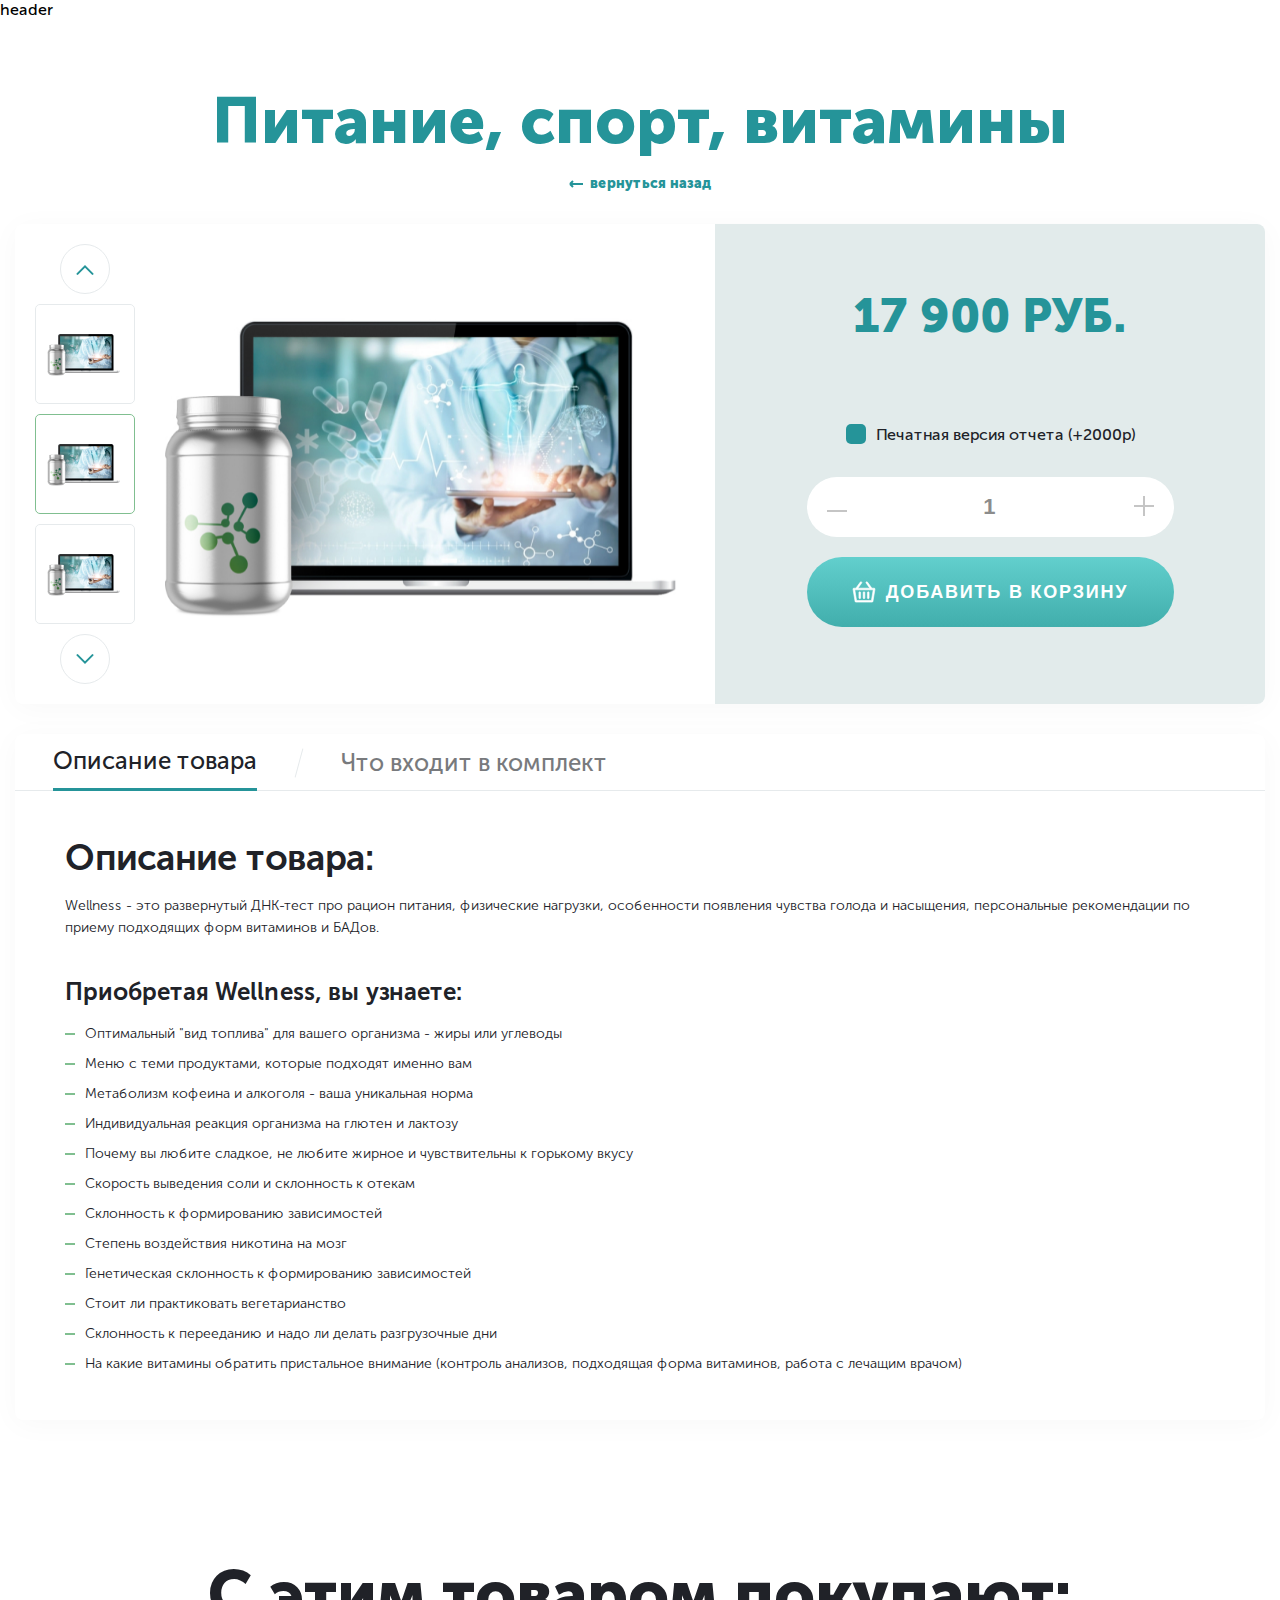
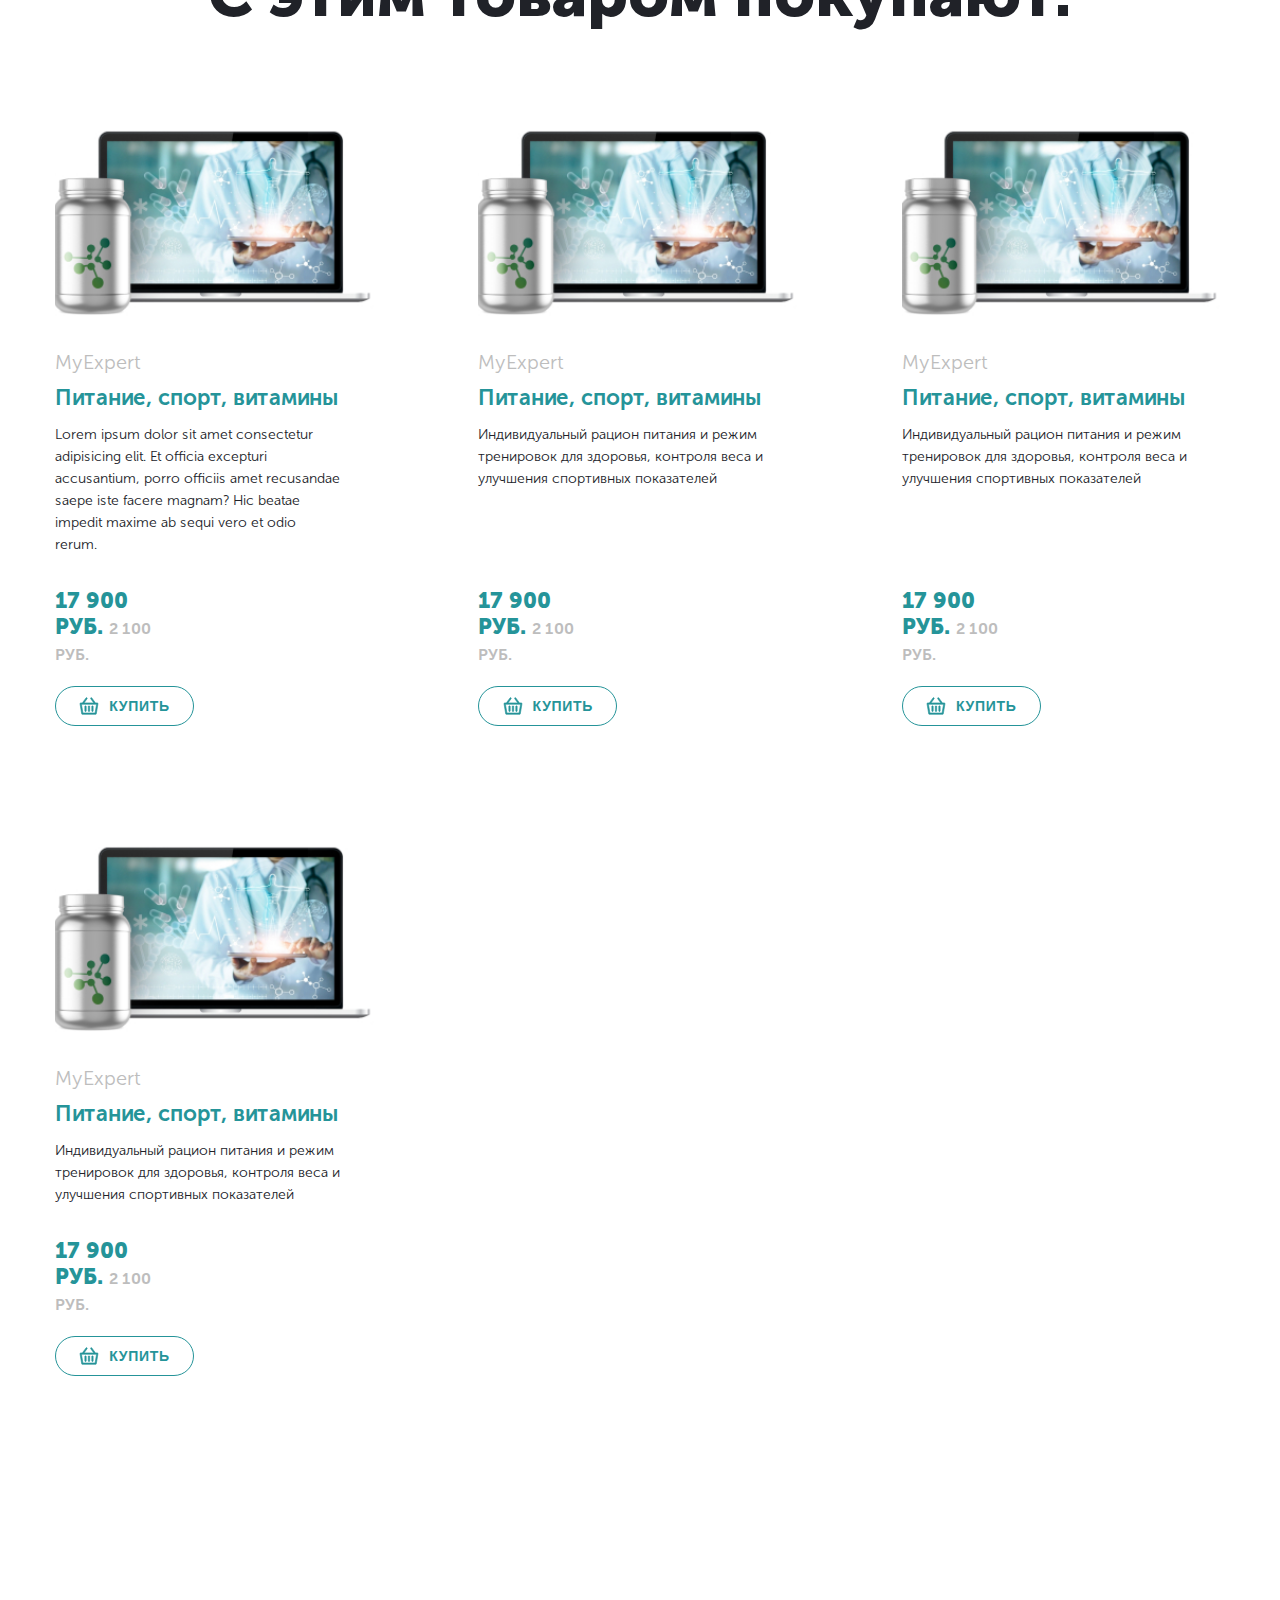
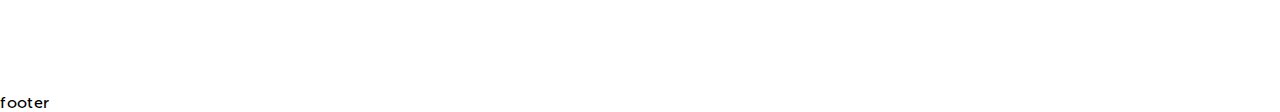
<file: cards.html>
<!DOCTYPE html>
<html lang="en">

<head>
   <meta charset="UTF-8">
   <meta http-equiv="X-UA-Compatible" content="IE=edge">
   <meta name="viewport" content="width=device-width, initial-scale=1.0">
   <title>Карточка товара</title>
   <link rel="stylesheet" href="css/fonts.css">
   <link rel="stylesheet" href="css/resetdop.css">
   <link rel="stylesheet" href="css/swiper-bundle.min.css">
   <link rel="stylesheet" href="css/styledop.css">
   <link rel="stylesheet" href="css/media.css">
</head>

<body>
   <div class="header">
      <h1>header</h1>
   </div>
   <div class="wrapper">
      <div class="main">
         <section class="dnatests consultations  title">
            <div class="container">
               <h1>
                  <a href="#"><svg width="15" height="8" viewBox="0 0 15 8" fill="none"
                        xmlns="http://www.w3.org/2000/svg">
                        <path d="M15 4H2M2 4L5 1M2 4L5 7" stroke="#259499" stroke-width="2" />
                     </svg>
                     вернуться назад</a>
                  Питание, спорт, витамины
               </h1>

            </div>
         </section>
         <section class="cards title">
            <div class="container">
               <div class="cards__inner">
                  <div class="cards__swiper">
                     <!-- Основной контейнер слайдера -->
                     <!-- Основной контейнер слайдера -->
                     <div class="cards__mini-arrows">
                        <div class="cardsmini__swiper-container">
                           <!-- Дополнительная необходимая обертка -->
                           <div class="swiper-wrapper">
                              <!-- Слайды -->
                              <div class="swiper-slide">
                                 <img src="images/cards__vertical.png" alt="alt">
                              </div>
                              <div class="swiper-slide">
                                 <img src="images/cards__vertical.png" alt="alt">
                              </div>
                              <div class="swiper-slide">
                                 <img src="images/cards__vertical.png" alt="alt">
                              </div>

                           </div>
                        </div>
                        <!-- Если нам нужны кнопки навигации -->
                        <div class="cards__swiper-button-prev">
                           <img src="images/cards__prev.svg" alt="alt">
                        </div>
                        <div class="cards__swiper-button-next">
                           <img src="images/cards__next.svg" alt="alt">
                        </div>
                     </div>
                     <div class="cards__swiper-container">
                        <!-- Дополнительная необходимая обертка -->
                        <div class="swiper-wrapper">
                           <!-- Слайды -->
                           <div class="swiper-slide">
                              <img src="images/cards__horizontol.jpg" alt="alt">
                           </div>
                           <div class="swiper-slide">
                              <img src="images/cards__horizontol.jpg" alt="alt">
                           </div>
                           <div class="swiper-slide">
                              <img src="images/cards__horizontol.jpg" alt="alt">
                           </div>
                        </div>
                     </div>
                  </div>
                  <div class="cards__text">
                     <strong>
                        17 900 руб.
                     </strong>
                     <input type="checkbox" class="cards__checkbox-box" id="hello">
                     <label for="hello" class="cards__checkbox-title">
                        Печатная версия отчета (+2000р)
                     </label>
                     <div class="cards__value-inner">
                        <button class="cards__minus js__cards-minus" type="button">
                           <img src="images/cards__minus.svg" alt="alt">
                        </button>
                        <input type="text" name="field" class="cards__value js__cards-value" value="1" />
                        <button class="cards__plus js__cards-plus" type="button">
                           <img src="images/cards__plus.svg" alt="alt">
                        </button>
                     </div>


                     <button type="submit">
                        <img src="images/basket.svg" alt="alt">
                        Добавить в корзину
                     </button>
                  </div>


               </div>
               <div class="cards__tab">
                  <div class="cards__tabs-btn js__ordering-innerbtn">
                     <div class="cards__tabs-items js__ordering-btn active">
                        <span>
                           Описание товара
                        </span>
                     </div>
                     <div class="cards__tabs-items js__ordering-btn">
                        <span>
                           Что входит в комплект
                        </span>
                     </div>
                  </div>
                  <div class="cards__tabs-content js__ordering-body">
                     <div class="cards__tabs-contentitems js__ordering-item active">
                        <h4>
                           Описание товара:
                        </h4>
                        <p>Wellness - это развернутый ДНК-тест про рацион питания, физические нагрузки, особенности
                           появления чувства голода и насыщения, персональные рекомендации по приему подходящих форм
                           витаминов и БАДов.</p>
                        <h5>Приобретая Wellness, вы узнаете:</h5>
                        <ul>
                           <li>Оптимальный "вид топлива" для вашего организма - жиры или углеводы</li>
                           <li>Меню с теми продуктами, которые подходят именно вам</li>
                           <li>Метаболизм кофеина и алкоголя - ваша уникальная норма</li>
                           <li>Индивидуальная реакция организма на глютен и лактозу</li>
                           <li>Почему вы любите сладкое, не любите жирное и чувствительны к горькому вкусу</li>
                           <li>Скорость выведения соли и склонность к отекам</li>
                           <li>Склонность к формированию зависимостей</li>
                           <li>Степень воздействия никотина на мозг</li>
                           <li>Генетическая склонность к формированию зависимостей</li>
                           <li>Стоит ли практиковать вегетарианство</li>
                           <li>Склонность к перееданию и надо ли делать разгрузочные дни</li>
                           <li>На какие витамины обратить пристальное внимание (контроль анализов, подходящая форма
                              витаминов, работа с лечащим врачом)</li>
                        </ul>
                     </div>
                     <div class="cards__tabs-contentitems js__ordering-item">
                        2
                     </div>
                  </div>
               </div>
               <div class="tovar">
                  <h1 class="tovar__title">С этим товаром покупают:</h1>
                  <div class="tovar__items">
                     <div class="tovar__item">
                        <a href="#" class="tovar__images">
                           <img src="images/tovar.jpg" alt="alt">
                        </a>
                        <span>MyExpert</span>
                        <h3><a href="#">Питание, спорт, витамины</a></h3>
                        <p>
                           Lorem ipsum dolor sit amet consectetur adipisicing elit. Et officia excepturi accusantium, porro officiis amet recusandae saepe iste facere magnam? Hic beatae impedit maxime ab sequi vero et odio rerum.
                        </p>
                        <div class="tovar__price">
                           <strong>
                              17 900 руб.
                              <span>2 100 руб.</span>
                           </strong>
                           <button type="submit">
                              <svg width="20" height="18" viewBox="0 0 20 18" fill="none"
                                 xmlns="http://www.w3.org/2000/svg">
                                 <path
                                    d="M18.8409 6.15927C18.7133 6.00859 18.5259 5.92172 18.3284 5.92172H16.464L12.8026 0.934574C12.583 0.635253 12.1628 0.571444 11.8639 0.790609C11.5647 1.01023 11.5005 1.4307 11.7199 1.72957L14.7977 5.92175H5.02326L8.10106 1.72957C8.32068 1.43046 8.256 1.01023 7.9571 0.790609C7.6582 0.571198 7.23776 0.635675 7.01814 0.934574L3.35667 5.92175H1.67163C1.47416 5.92175 1.28677 6.00863 1.15915 6.15931C1.03154 6.30999 0.976693 6.50901 1.00914 6.70377L2.68825 16.7784C2.74221 17.1022 3.02251 17.3397 3.3507 17.3397H16.6493C16.9777 17.3397 17.2578 17.1024 17.3117 16.7784L18.9908 6.70377C19.0233 6.50922 18.9685 6.30995 18.8409 6.15927ZM16.0804 15.9964H3.91963L2.46441 7.26504H17.5357L16.0804 15.9964Z"
                                    fill="#259499" stroke="#259499" stroke-width="0.6" />
                                 <path
                                    d="M9.99975 8.83228C9.62878 8.83228 9.32812 9.13293 9.32812 9.5039V13.9144C9.32812 14.2854 9.62878 14.586 9.99975 14.586C10.3707 14.586 10.6714 14.2856 10.6714 13.9144V9.5039C10.6714 9.13293 10.3707 8.83228 9.99975 8.83228Z"
                                    fill="#259499" stroke="#259499" stroke-width="0.6" />
                                 <path
                                    d="M13.4705 8.83228C13.0995 8.83228 12.7988 9.13293 12.7988 9.5039V13.9144C12.7988 14.2854 13.0995 14.586 13.4705 14.586C13.8415 14.586 14.1421 14.2856 14.1421 13.9144V9.5039C14.1421 9.13293 13.8414 8.83228 13.4705 8.83228Z"
                                    fill="#259499" stroke="#259499" stroke-width="0.6" />
                                 <path
                                    d="M6.53003 8.83228C6.15906 8.83228 5.8584 9.13293 5.8584 9.5039V13.9144C5.8584 14.2854 6.15906 14.586 6.53003 14.586C6.901 14.586 7.20165 14.2856 7.20165 13.9144V9.5039C7.20165 9.13293 6.901 8.83228 6.53003 8.83228Z"
                                    fill="#259499" stroke="#259499" stroke-width="0.6" />
                              </svg>
                              Купить
                           </button>
                        </div>


                     </div>
                     <div class="tovar__item">
                        <a href="#" class="tovar__images">
                           <img src="images/tovar.jpg" alt="alt">
                        </a>
                        <span>MyExpert</span>
                        <h3><a href="#">Питание, спорт, витамины</a></h3>
                        <p>
                           Индивидуальный рацион питания и режим
                           тренировок для здоровья, контроля веса
                           и улучшения спортивных показателей
                        </p>
                        <div class="tovar__price">
                           <strong>
                              17 900 руб.
                              <span>2 100 руб.</span>
                           </strong>
                           <button type="submit">
                              <svg width="20" height="18" viewBox="0 0 20 18" fill="none"
                                 xmlns="http://www.w3.org/2000/svg">
                                 <path
                                    d="M18.8409 6.15927C18.7133 6.00859 18.5259 5.92172 18.3284 5.92172H16.464L12.8026 0.934574C12.583 0.635253 12.1628 0.571444 11.8639 0.790609C11.5647 1.01023 11.5005 1.4307 11.7199 1.72957L14.7977 5.92175H5.02326L8.10106 1.72957C8.32068 1.43046 8.256 1.01023 7.9571 0.790609C7.6582 0.571198 7.23776 0.635675 7.01814 0.934574L3.35667 5.92175H1.67163C1.47416 5.92175 1.28677 6.00863 1.15915 6.15931C1.03154 6.30999 0.976693 6.50901 1.00914 6.70377L2.68825 16.7784C2.74221 17.1022 3.02251 17.3397 3.3507 17.3397H16.6493C16.9777 17.3397 17.2578 17.1024 17.3117 16.7784L18.9908 6.70377C19.0233 6.50922 18.9685 6.30995 18.8409 6.15927ZM16.0804 15.9964H3.91963L2.46441 7.26504H17.5357L16.0804 15.9964Z"
                                    fill="#259499" stroke="#259499" stroke-width="0.6" />
                                 <path
                                    d="M9.99975 8.83228C9.62878 8.83228 9.32812 9.13293 9.32812 9.5039V13.9144C9.32812 14.2854 9.62878 14.586 9.99975 14.586C10.3707 14.586 10.6714 14.2856 10.6714 13.9144V9.5039C10.6714 9.13293 10.3707 8.83228 9.99975 8.83228Z"
                                    fill="#259499" stroke="#259499" stroke-width="0.6" />
                                 <path
                                    d="M13.4705 8.83228C13.0995 8.83228 12.7988 9.13293 12.7988 9.5039V13.9144C12.7988 14.2854 13.0995 14.586 13.4705 14.586C13.8415 14.586 14.1421 14.2856 14.1421 13.9144V9.5039C14.1421 9.13293 13.8414 8.83228 13.4705 8.83228Z"
                                    fill="#259499" stroke="#259499" stroke-width="0.6" />
                                 <path
                                    d="M6.53003 8.83228C6.15906 8.83228 5.8584 9.13293 5.8584 9.5039V13.9144C5.8584 14.2854 6.15906 14.586 6.53003 14.586C6.901 14.586 7.20165 14.2856 7.20165 13.9144V9.5039C7.20165 9.13293 6.901 8.83228 6.53003 8.83228Z"
                                    fill="#259499" stroke="#259499" stroke-width="0.6" />
                              </svg>
                              Купить
                           </button>
                        </div>


                     </div>
                     <div class="tovar__item">
                        <a href="#" class="tovar__images">
                           <img src="images/tovar.jpg" alt="alt">
                        </a>
                        <span>MyExpert</span>
                        <h3><a href="#">Питание, спорт, витамины</a></h3>
                        <p>
                           Индивидуальный рацион питания и режим
                           тренировок для здоровья, контроля веса
                           и улучшения спортивных показателей
                        </p>
                        <div class="tovar__price">
                           <strong>
                              17 900 руб.
                              <span>2 100 руб.</span>
                           </strong>
                           <button type="submit">
                              <svg width="20" height="18" viewBox="0 0 20 18" fill="none"
                                 xmlns="http://www.w3.org/2000/svg">
                                 <path
                                    d="M18.8409 6.15927C18.7133 6.00859 18.5259 5.92172 18.3284 5.92172H16.464L12.8026 0.934574C12.583 0.635253 12.1628 0.571444 11.8639 0.790609C11.5647 1.01023 11.5005 1.4307 11.7199 1.72957L14.7977 5.92175H5.02326L8.10106 1.72957C8.32068 1.43046 8.256 1.01023 7.9571 0.790609C7.6582 0.571198 7.23776 0.635675 7.01814 0.934574L3.35667 5.92175H1.67163C1.47416 5.92175 1.28677 6.00863 1.15915 6.15931C1.03154 6.30999 0.976693 6.50901 1.00914 6.70377L2.68825 16.7784C2.74221 17.1022 3.02251 17.3397 3.3507 17.3397H16.6493C16.9777 17.3397 17.2578 17.1024 17.3117 16.7784L18.9908 6.70377C19.0233 6.50922 18.9685 6.30995 18.8409 6.15927ZM16.0804 15.9964H3.91963L2.46441 7.26504H17.5357L16.0804 15.9964Z"
                                    fill="#259499" stroke="#259499" stroke-width="0.6" />
                                 <path
                                    d="M9.99975 8.83228C9.62878 8.83228 9.32812 9.13293 9.32812 9.5039V13.9144C9.32812 14.2854 9.62878 14.586 9.99975 14.586C10.3707 14.586 10.6714 14.2856 10.6714 13.9144V9.5039C10.6714 9.13293 10.3707 8.83228 9.99975 8.83228Z"
                                    fill="#259499" stroke="#259499" stroke-width="0.6" />
                                 <path
                                    d="M13.4705 8.83228C13.0995 8.83228 12.7988 9.13293 12.7988 9.5039V13.9144C12.7988 14.2854 13.0995 14.586 13.4705 14.586C13.8415 14.586 14.1421 14.2856 14.1421 13.9144V9.5039C14.1421 9.13293 13.8414 8.83228 13.4705 8.83228Z"
                                    fill="#259499" stroke="#259499" stroke-width="0.6" />
                                 <path
                                    d="M6.53003 8.83228C6.15906 8.83228 5.8584 9.13293 5.8584 9.5039V13.9144C5.8584 14.2854 6.15906 14.586 6.53003 14.586C6.901 14.586 7.20165 14.2856 7.20165 13.9144V9.5039C7.20165 9.13293 6.901 8.83228 6.53003 8.83228Z"
                                    fill="#259499" stroke="#259499" stroke-width="0.6" />
                              </svg>
                              Купить
                           </button>
                        </div>


                     </div>
                     <div class="tovar__item">
                        <a href="#" class="tovar__images">
                           <img src="images/tovar.jpg" alt="alt">
                        </a>
                        <span>MyExpert</span>
                        <h3><a href="#">Питание, спорт, витамины</a></h3>
                        <p>
                           Индивидуальный рацион питания и режим
                           тренировок для здоровья, контроля веса
                           и улучшения спортивных показателей
                        </p>
                        <div class="tovar__price">
                           <strong>
                              17 900 руб.
                              <span>2 100 руб.</span>
                           </strong>
                           <button type="submit">
                              <svg width="20" height="18" viewBox="0 0 20 18" fill="none"
                                 xmlns="http://www.w3.org/2000/svg">
                                 <path
                                    d="M18.8409 6.15927C18.7133 6.00859 18.5259 5.92172 18.3284 5.92172H16.464L12.8026 0.934574C12.583 0.635253 12.1628 0.571444 11.8639 0.790609C11.5647 1.01023 11.5005 1.4307 11.7199 1.72957L14.7977 5.92175H5.02326L8.10106 1.72957C8.32068 1.43046 8.256 1.01023 7.9571 0.790609C7.6582 0.571198 7.23776 0.635675 7.01814 0.934574L3.35667 5.92175H1.67163C1.47416 5.92175 1.28677 6.00863 1.15915 6.15931C1.03154 6.30999 0.976693 6.50901 1.00914 6.70377L2.68825 16.7784C2.74221 17.1022 3.02251 17.3397 3.3507 17.3397H16.6493C16.9777 17.3397 17.2578 17.1024 17.3117 16.7784L18.9908 6.70377C19.0233 6.50922 18.9685 6.30995 18.8409 6.15927ZM16.0804 15.9964H3.91963L2.46441 7.26504H17.5357L16.0804 15.9964Z"
                                    fill="#259499" stroke="#259499" stroke-width="0.6" />
                                 <path
                                    d="M9.99975 8.83228C9.62878 8.83228 9.32812 9.13293 9.32812 9.5039V13.9144C9.32812 14.2854 9.62878 14.586 9.99975 14.586C10.3707 14.586 10.6714 14.2856 10.6714 13.9144V9.5039C10.6714 9.13293 10.3707 8.83228 9.99975 8.83228Z"
                                    fill="#259499" stroke="#259499" stroke-width="0.6" />
                                 <path
                                    d="M13.4705 8.83228C13.0995 8.83228 12.7988 9.13293 12.7988 9.5039V13.9144C12.7988 14.2854 13.0995 14.586 13.4705 14.586C13.8415 14.586 14.1421 14.2856 14.1421 13.9144V9.5039C14.1421 9.13293 13.8414 8.83228 13.4705 8.83228Z"
                                    fill="#259499" stroke="#259499" stroke-width="0.6" />
                                 <path
                                    d="M6.53003 8.83228C6.15906 8.83228 5.8584 9.13293 5.8584 9.5039V13.9144C5.8584 14.2854 6.15906 14.586 6.53003 14.586C6.901 14.586 7.20165 14.2856 7.20165 13.9144V9.5039C7.20165 9.13293 6.901 8.83228 6.53003 8.83228Z"
                                    fill="#259499" stroke="#259499" stroke-width="0.6" />
                              </svg>
                              Купить
                           </button>
                        </div>


                     </div>
                  </div>
               </div>
            </div>
         </section>
      </div>



      <div class="footer">
         <h1>footer</h1>
      </div>
   </div>





   <script src="js/swiper-bundle.min.js"></script>
   <script src="js/script.js"></script>
</body>

</html>
</file>
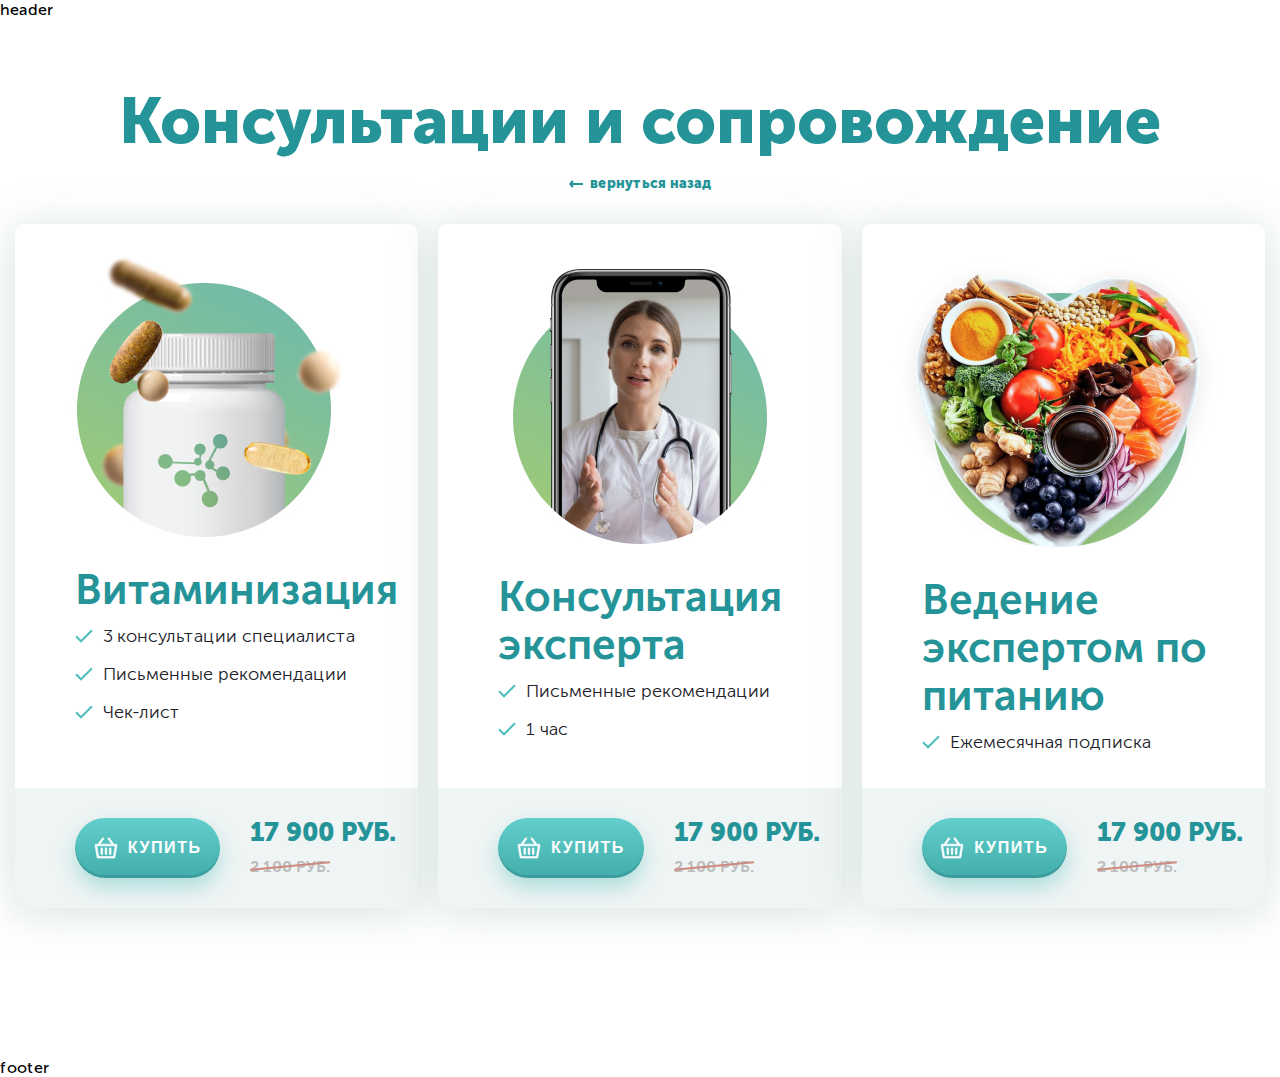
<file: consultations.html>
<!DOCTYPE html>
<html lang="en">

<head>
   <meta charset="UTF-8">
   <meta http-equiv="X-UA-Compatible" content="IE=edge">
   <meta name="viewport" content="width=device-width, initial-scale=1.0">
   <title>Днк - тесты</title>
   <link rel="stylesheet" href="css/fonts.css">
   <link rel="stylesheet" href="css/resetdop.css">
   <link rel="stylesheet" href="css/styledop.css">
   <link rel="stylesheet" href="css/media.css">
</head>

<body>
   <div class="header">
      <h1>header</h1>
   </div>
   <div class="wrapper">
      <div class="main">
         <section class="dnatests consultations  title">
            <div class="container">
               <h1>
                  <a href="#"><svg width="15" height="8" viewBox="0 0 15 8" fill="none"
                        xmlns="http://www.w3.org/2000/svg">
                        <path d="M15 4H2M2 4L5 1M2 4L5 7" stroke="#259499" stroke-width="2" />
                     </svg>
                     вернуться назад</a>
                  Консультации и сопровождение
               </h1>

            </div>
         </section>
         <section class="consultations title">
            <div class="container">
               <div class="consultations__items">
                  <div class="consultations__item">
                     <div class="consultations__images">
                        <img src="images/consultations.jpg" alt="alt">
                     </div>
                     <h2>
                        Витаминизация
                     </h2>
                     <ul>
                        <li><img src="images/dnatests__check.svg" alt="alt">3 консультации специалиста</li>
                        <li><img src="images/dnatests__check.svg" alt="alt">Письменные рекомендации</li>
                        <li><img src="images/dnatests__check.svg" alt="alt">Чек-лист</li>
                     </ul>
                     <div class="consultations__inner-btn">
                        <button type="submit">
                           <img src="images/basket.svg" alt="alt">
                           купить
                        </button>
                        <strong>
                           17 900 руб.
                           <span>
                              2 100 руб.
                           </span>
                        </strong>
                     </div>

                  </div>
                  <div class="consultations__item">
                     <div class="consultations__images">
                        <img src="images/consultations2.jpg" alt="alt">
                     </div>
                     <h2>
                        Консультация
                        эксперта
                     </h2>
                     <ul>
                        <li><img src="images/dnatests__check.svg" alt="alt">Письменные рекомендации</li>
                        <li><img src="images/dnatests__check.svg" alt="alt">1 час</li>
                     </ul>
                     <div class="consultations__inner-btn">
                        <button type="submit">
                           <img src="images/basket.svg" alt="alt">
                           купить
                        </button>
                        <strong>
                           17 900 руб.
                           <span>
                              2 100 руб.
                           </span>
                        </strong>
                     </div>

                  </div>
                  <div class="consultations__item">
                     <div class="consultations__images">
                        <img src="images/consultations3.jpg" alt="alt">
                     </div>
                     <h2>
                        Ведение экспертом
                        по питанию
                     </h2>
                     <ul>
                        <li><img src="images/dnatests__check.svg" alt="alt">Ежемесячная подписка</li>
                     </ul>
                     <div class="consultations__inner-btn">
                        <button type="submit">
                           <img src="images/basket.svg" alt="alt">
                           купить
                        </button>
                        <strong>
                           17 900 руб.
                           <span>
                              2 100 руб.
                           </span>
                        </strong>
                     </div>

                  </div>

               </div>
            </div>
         </section>
      </div>



      <div class="footer">
         <h1>footer</h1>
      </div>
   </div>






   <script src="js/script.js"></script>
</body>

</html>
</file>
<file: css/fonts.css>
@font-face {
  font-family: 'Museo Sans Cyrl';
  src: url("../fonts/MuseoSansCyrl-900.woff"), url("../fonts/MuseoSansCyrl-900.woff2");
  font-weight: 900;
  font-style: normal;
}

@font-face {
  font-family: 'Museo Sans Cyrl';
  src: url("../fonts/MuseoSansCyrl-700.woff"), url("../fonts/MuseoSansCyrl-700.woff2");
  font-weight: 700;
  font-style: normal;
  color: #202228;
}

@font-face {
  font-family: 'Museo Sans Cyrl';
  src: url("../fonts/MuseoSansCyrl-500.woff"), url("../fonts/MuseoSansCyrl-500.woff2");
  font-weight: 500;
  font-style: normal;
  color: #202228;
}

@font-face {
  font-family: 'Museo Sans Cyrl';
  src: url("../fonts/MuseoSansCyrl-300.woff"), url("../fonts/MuseoSansCyrl-300.woff2");
  font-weight: 300;
  font-style: normal;
  color: #202228;
}
</file>
<file: css/styledop.css>
.dnatests h1 {
  margin-bottom: 53px;
  display: -webkit-box;
  display: -ms-flexbox;
  display: flex;
  -webkit-box-align: center;
      -ms-flex-align: center;
          align-items: center;
  -webkit-box-pack: center;
      -ms-flex-pack: center;
          justify-content: center;
  position: relative;
}

.dnatests h1 a {
  display: -webkit-box;
  display: -ms-flexbox;
  display: flex;
  -webkit-box-align: center;
      -ms-flex-align: center;
          align-items: center;
  font-weight: 900;
  font-size: 14px;
  line-height: 20px;
  color: #259499;
  -webkit-transition: all 0.4s ease;
  transition: all 0.4s ease;
  position: absolute;
  left: 0px;
}

.dnatests h1 a:hover {
  opacity: 0.5;
}

.dnatests h1 a svg {
  margin-right: 7px;
}

.special__images-absolute {
  position: absolute;
  top: 53.84px;
  right: 72px;
}

.special__images-absolute img {
  width: 100%;
  height: 100%;
  -o-object-fit: cover;
     object-fit: cover;
  -o-object-position: center;
     object-position: center;
}

.special h2 {
  margin-bottom: 29px;
  padding: 0px 60px;
}

.special ul {
  display: -webkit-box;
  display: -ms-flexbox;
  display: flex;
  -webkit-box-align: center;
      -ms-flex-align: center;
          align-items: center;
  -ms-flex-wrap: wrap;
      flex-wrap: wrap;
  font-weight: 300;
  font-size: 18px;
  line-height: 22px;
  color: #202228;
  padding: 0px 60px;
  margin-bottom: 35px;
}

.special li {
  display: -webkit-box;
  display: -ms-flexbox;
  display: flex;
  -webkit-box-align: center;
      -ms-flex-align: center;
          align-items: center;
}

.special li:not(:last-child) {
  margin-right: 25px;
}

.special li img {
  margin-right: 10px;
}

.special__inner {
  display: -ms-grid;
  display: grid;
  -ms-grid-columns: (1fr)[2];
      grid-template-columns: repeat(2, 1fr);
  grid-column-gap: 20px;
  grid-row-gap: 20px;
}

.special__benefit {
  position: relative;
  background: #ffffff;
  -webkit-box-shadow: 0px 4px 44px rgba(155, 179, 179, 0.4);
          box-shadow: 0px 4px 44px rgba(155, 179, 179, 0.4);
  border-radius: 10px;
  padding-top: 62px;
}

.special__benefit p {
  margin: 24px 0px 40px;
  font-weight: 250;
  font-size: 18px;
  line-height: 26px;
  color: #202228;
  max-width: 593px;
  margin-left: 60px;
}

.special__benefit.column1 {
  -ms-grid-column: 1;
  -ms-grid-column-span: 2;
  grid-column: 1/3;
}

.special__benefit.column1 ul {
  margin-bottom: 67px;
}

.special__benefit > strong {
  display: -webkit-box;
  display: -ms-flexbox;
  display: flex;
  -webkit-box-align: center;
      -ms-flex-align: center;
          align-items: center;
  font-weight: 300;
  font-size: 30px;
  line-height: 22px;
  color: #bdbdbd;
  margin-bottom: 27px;
  margin-left: 60px;
}

.special__benefit > strong span {
  margin-left: 14px;
  display: -webkit-box;
  display: -ms-flexbox;
  display: flex;
  -webkit-box-align: center;
      -ms-flex-align: center;
          align-items: center;
  -webkit-box-pack: center;
      -ms-flex-pack: center;
          justify-content: center;
  background: linear-gradient(205.71deg, #ffa877 -8.68%, #ffe24b 98.97%);
  border-radius: 50px;
  font-weight: bold;
  font-size: 14px;
  line-height: 39px;
  text-align: center;
  letter-spacing: 0.17em;
  text-transform: uppercase;
  color: #ffffff;
  width: 190px;
  min-height: 40px;
}

.special__benefit-position {
  position: absolute;
  left: 63px;
  top: -18px;
  display: -webkit-box;
  display: -ms-flexbox;
  display: flex;
  -webkit-box-align: center;
      -ms-flex-align: center;
          align-items: center;
  -webkit-box-pack: center;
      -ms-flex-pack: center;
          justify-content: center;
  background: linear-gradient(206.72deg, #66b7b5 -8.69%, #adcf66 118.1%);
  border-radius: 50px;
  font-weight: bold;
  font-size: 14px;
  line-height: 39px;
  text-align: center;
  letter-spacing: 0.17em;
  text-transform: uppercase;
  color: #ffffff;
  width: 122.24px;
  height: 38.6px;
}

.special__inner-images {
  display: -webkit-box;
  display: -ms-flexbox;
  display: flex;
  -webkit-box-align: center;
      -ms-flex-align: center;
          align-items: center;
  padding: 0px 76px;
  margin-bottom: 59.47px;
}

.special__inner-images img:nth-child(2) {
  margin-left: -8px;
}

.special__inner-images img:nth-child(3) {
  margin-right: 26px;
}

.special__inner-btn {
  min-height: 120px;
  padding: 20px 60px;
  display: -webkit-box;
  display: -ms-flexbox;
  display: flex;
  -webkit-box-align: center;
      -ms-flex-align: center;
          align-items: center;
  background: #e2ebeb9c;
  border-radius: 0px 0px 8px 8px;
}

.special__inner-btn a {
  background: -webkit-gradient(linear, left top, left bottom, from(#62cfcd), to(#41aeac));
  background: linear-gradient(180deg, #62cfcd 0%, #41aeac 100%);
  -webkit-box-shadow: 0px 10px 20px rgba(80, 190, 188, 0.4), inset 0px -3px 0px rgba(0, 0, 0, 0.1);
          box-shadow: 0px 10px 20px rgba(80, 190, 188, 0.4), inset 0px -3px 0px rgba(0, 0, 0, 0.1);
  border-radius: 70px;
  display: -webkit-box;
  display: -ms-flexbox;
  display: flex;
  -webkit-box-align: center;
      -ms-flex-align: center;
          align-items: center;
  -webkit-box-pack: center;
      -ms-flex-pack: center;
          justify-content: center;
  font-weight: 900;
  font-size: 16px;
  line-height: 40px;
  letter-spacing: 0.1em;
  text-transform: uppercase;
  color: #ffffff;
  -webkit-transition: all 0.4s ease;
  transition: all 0.4s ease;
  width: 220px;
  min-height: 60px;
  margin-right: 42px;
}

.special__inner-btn a:hover {
  opacity: 0.5;
}

.special__inner-btn a svg {
  margin-right: 10px;
}

.special__inner-btn strong {
  font-weight: 900;
  font-size: 36px;
  line-height: 30px;
  text-align: center;
  text-transform: uppercase;
  color: #259499;
  margin-right: 42px;
}

.special__inner-btn span {
  font-weight: 600;
  font-size: 23.619px;
  line-height: 28px;
  text-transform: uppercase;
  color: #bdbdbd;
  position: relative;
}

.special__inner-btn span:before {
  content: "";
  position: absolute;
  border-top: 2.95238px solid #ce897f;
  width: 100%;
  top: 50%;
  left: 50%;
  -webkit-transform: translate(-50%, -50%) rotate(-5.4deg);
          transform: translate(-50%, -50%) rotate(-5.4deg);
}

.tovar {
  margin: 20px 0px 130px;
}

.tovar h3 {
  margin-bottom: 11px;
}

.tovar h3 a {
  color: #259499;
  -webkit-transition: all 0.4s ease;
  transition: all 0.4s ease;
}

.tovar h3 a:hover {
  opacity: 0.5;
}

.tovar h1.tovar__title {
  color: #202228;
  text-align: center;
  margin-bottom: 27px;
  margin-top: 130px;
}

.tovar__items {
  display: -ms-grid;
  display: grid;
  -ms-grid-columns: (minmax(330px, 1fr))[auto-fill];
      grid-template-columns: repeat(auto-fill, minmax(330px, 1fr));
  grid-column-gap: 20px;
  grid-row-gap: 20px;
}

.tovar__item {
  display: -webkit-box;
  display: -ms-flexbox;
  display: flex;
  -webkit-box-orient: vertical;
  -webkit-box-direction: normal;
      -ms-flex-direction: column;
          flex-direction: column;
  background: #ffffff;
  border-radius: 8px;
  padding: 55px 40px 37px 40px;
}

.tovar__item p {
  max-width: 286px;
  font-weight: 300;
  font-size: 14px;
  line-height: 22px;
  color: #202228;
  margin-bottom: 32px;
  -webkit-box-flex: 1;
      -ms-flex-positive: 1;
          flex-grow: 1;
}

.tovar__item > span {
  font-weight: 300;
  font-size: 20px;
  line-height: 22px;
  color: #bdbdbd;
  margin-bottom: 10px;
}

.tovar__images {
  margin-bottom: 35.39px;
  display: block;
}

.tovar__images img {
  width: 100%;
  height: 100%;
  -o-object-fit: cover;
     object-fit: cover;
  -o-object-position: center;
     object-position: center;
}

.tovar__price {
  display: -webkit-box;
  display: -ms-flexbox;
  display: flex;
  -webkit-box-pack: justify;
      -ms-flex-pack: justify;
          justify-content: space-between;
  -webkit-box-align: center;
      -ms-flex-align: center;
          align-items: center;
}

.tovar__price strong {
  font-weight: 900;
  font-size: 22px;
  line-height: 26px;
  text-transform: uppercase;
  color: #259499;
  max-width: 125px;
}

.tovar__price span {
  margin-top: 4px;
  position: relative;
  font-style: normal;
  font-weight: 700;
  font-size: 16px;
  line-height: 19px;
  text-transform: uppercase;
  color: #bdbdbd;
}

.tovar__price span:before {
  content: "";
  position: absolute;
  top: 50%;
  left: 50%;
  -webkit-transform: translate(-50%, -50%) rotate(-5.44deg);
          transform: translate(-50%, -50%) rotate(-5.44deg);
  width: 100%;
  border-top: 2px solid #ce897f;
}

.tovar__price button {
  display: -webkit-box;
  display: -ms-flexbox;
  display: flex;
  -webkit-box-align: center;
      -ms-flex-align: center;
          align-items: center;
  -webkit-box-pack: center;
      -ms-flex-pack: center;
          justify-content: center;
  border: 1.5px solid #259499;
  border-radius: 200px;
  width: 139px;
  min-height: 40px;
  font-weight: 900;
  font-size: 14px;
  line-height: 17px;
  letter-spacing: 0.05em;
  text-transform: uppercase;
  color: #259499;
  -webkit-transition: all 0.4s ease;
  transition: all 0.4s ease;
}

.tovar__price button:hover {
  background-color: #259499;
  color: #fff;
}

.tovar__price button:hover svg path {
  fill: #fff;
}

.tovar__price button svg {
  margin-right: 10px;
}

.consultations h2 {
  padding-left: 60px;
  margin-bottom: 11px;
  line-height: 48px;
}

.consultations ul {
  padding-left: 60px;
  margin-bottom: 35px;
  -webkit-box-flex: 1;
      -ms-flex-positive: 1;
          flex-grow: 1;
}

.consultations li {
  font-weight: 300;
  font-size: 18px;
  line-height: 22px;
  color: #202228;
  display: -webkit-box;
  display: -ms-flexbox;
  display: flex;
  -webkit-box-align: center;
      -ms-flex-align: center;
          align-items: center;
}

.consultations li img {
  margin-right: 10px;
}

.consultations li:not(:last-child) {
  margin-bottom: 16px;
}

.consultations__items {
  display: -ms-grid;
  display: grid;
  -ms-grid-columns: (minmax(400px, 1fr))[auto-fill];
      grid-template-columns: repeat(auto-fill, minmax(400px, 1fr));
  grid-column-gap: 20px;
  grid-row-gap: 20px;
}

.consultations__item {
  background: #ffffff;
  -webkit-box-shadow: 0px 4px 44px rgba(155, 179, 179, 0.4);
          box-shadow: 0px 4px 44px rgba(155, 179, 179, 0.4);
  border-radius: 10px;
  display: -webkit-box;
  display: -ms-flexbox;
  display: flex;
  -webkit-box-orient: vertical;
  -webkit-box-direction: normal;
      -ms-flex-direction: column;
          flex-direction: column;
  padding-top: 24.98px;
}

.consultations__images {
  text-align: center;
  margin-bottom: 25px;
  padding: 0px 20px;
}

.consultations__inner-btn {
  min-height: 120px;
  display: -webkit-box;
  display: -ms-flexbox;
  display: flex;
  -webkit-box-align: center;
      -ms-flex-align: center;
          align-items: center;
  padding: 20px 20px 20px 60px;
  background: #e2ebeb8a;
  border-radius: 0px 0px 8px 8px;
}

.consultations__inner-btn strong {
  font-weight: 900;
  font-size: 26px;
  line-height: 31px;
  text-transform: uppercase;
  color: #259499;
  max-width: 148px;
}

.consultations__inner-btn strong span {
  font-weight: 700;
  font-size: 16px;
  line-height: 19px;
  text-transform: uppercase;
  color: #bdbdbd;
  position: relative;
  margin-top: 3px;
}

.consultations__inner-btn strong span:before {
  content: '';
  width: 100%;
  position: absolute;
  top: 50%;
  left: 50%;
  -webkit-transform: translate(-50%, -50%) rotate(-5.44deg);
          transform: translate(-50%, -50%) rotate(-5.44deg);
  border-top: 2px solid #CE897F;
}

.consultations__inner-btn button {
  display: -webkit-box;
  display: -ms-flexbox;
  display: flex;
  -webkit-box-align: center;
      -ms-flex-align: center;
          align-items: center;
  -webkit-box-pack: center;
      -ms-flex-pack: center;
          justify-content: center;
  background: -webkit-gradient(linear, left top, left bottom, from(#62cfcd), to(#41aeac));
  background: linear-gradient(180deg, #62cfcd 0%, #41aeac 100%);
  -webkit-box-shadow: 0px 10px 20px rgba(80, 190, 188, 0.4), inset 0px -3px 0px rgba(0, 0, 0, 0.1);
          box-shadow: 0px 10px 20px rgba(80, 190, 188, 0.4), inset 0px -3px 0px rgba(0, 0, 0, 0.1);
  border-radius: 70px;
  font-weight: 900;
  font-size: 16px;
  line-height: 40px;
  letter-spacing: 0.1em;
  text-transform: uppercase;
  color: #ffffff;
  margin-right: 30px;
  -webkit-transition: all 0.4s ease;
  transition: all 0.4s ease;
  width: 220px;
  height: 60px;
}

.consultations__inner-btn button:hover {
  opacity: 0.5;
}

.consultations__inner-btn button img {
  margin-right: 10px;
}

.dnatests.consultations h1 {
  margin-bottom: 30px;
}

.cards__inner {
  background: #ffffff;
  -webkit-box-shadow: 0px 4px 30px rgba(0, 0, 0, 0.03);
          box-shadow: 0px 4px 30px rgba(0, 0, 0, 0.03);
  border-radius: 8px;
  display: -webkit-box;
  display: -ms-flexbox;
  display: flex;
}

.cards__swiper {
  display: -webkit-box;
  display: -ms-flexbox;
  display: flex;
  -webkit-box-align: center;
      -ms-flex-align: center;
          align-items: center;
  padding: 80px 135px 80px 50px;
  width: 1093px;
}

.cards__mini-arrows {
  width: 100px;
  height: 440px;
  -webkit-box-flex: 0;
      -ms-flex: 0 0 auto;
          flex: 0 0 auto;
  padding: 60px 0px;
  position: relative;
  margin-right: 135px;
}

.cards__swiper-button-prev, .cards__swiper-button-next {
  position: absolute;
  left: 50%;
  -webkit-transform: translate(-50%, 0%);
          transform: translate(-50%, 0%);
  cursor: pointer;
  display: -webkit-box;
  display: -ms-flexbox;
  display: flex;
  -webkit-box-align: center;
      -ms-flex-align: center;
          align-items: center;
  -webkit-box-pack: center;
      -ms-flex-pack: center;
          justify-content: center;
  border-radius: 50%;
  width: 50px;
  height: 50px;
  background: #ffffff;
  border: 1.5px solid #e6eaec;
  -webkit-transition: all 0.4s ease;
  transition: all 0.4s ease;
}

.cards__swiper-button-prev:hover, .cards__swiper-button-next:hover {
  opacity: 0.5;
}

.cards__swiper-button-prev {
  top: 0px;
}

.cards__swiper-button-next {
  bottom: 0px;
}

.cards__swiper-container,
.cards .cardsmini__swiper-container {
  overflow: hidden;
  width: 100%;
}

.cards .cardsmini__swiper-container {
  height: 100%;
}

.cards .cardsmini__swiper-container .swiper-slide {
  display: -webkit-box;
  display: -ms-flexbox;
  display: flex;
  -webkit-box-align: center;
      -ms-flex-align: center;
          align-items: center;
  -webkit-box-pack: center;
      -ms-flex-pack: center;
          justify-content: center;
  border: 1.5px solid #e6eaec;
  border-radius: 5px;
}

.cards .cardsmini__swiper-container .swiper-slide.swiper-slide-active {
  border: 1.5px solid #80bf90;
}

.cards__text {
  width: 527px;
  background: #e2ebeb;
  border-radius: 0px 8px 8px 0px;
  display: -webkit-box;
  display: -ms-flexbox;
  display: flex;
  -webkit-box-align: center;
      -ms-flex-align: center;
          align-items: center;
  -webkit-box-pack: center;
      -ms-flex-pack: center;
          justify-content: center;
  -webkit-box-orient: vertical;
  -webkit-box-direction: normal;
      -ms-flex-direction: column;
          flex-direction: column;
  padding: 20px;
}

.cards__text strong {
  font-weight: 900;
  font-size: 48px;
  line-height: 30px;
  display: -webkit-box;
  display: -ms-flexbox;
  display: flex;
  -webkit-box-align: center;
      -ms-flex-align: center;
          align-items: center;
  text-align: center;
  text-transform: uppercase;
  color: #259499;
  margin-bottom: 86px;
}

.cards__text button {
  -webkit-transition: all 0.4s ease;
  transition: all 0.4s ease;
}

.cards__text button:hover {
  opacity: 0.5;
}

.cards__text > button {
  display: -webkit-box;
  display: -ms-flexbox;
  display: flex;
  -webkit-box-align: center;
      -ms-flex-align: center;
          align-items: center;
  -webkit-box-pack: center;
      -ms-flex-pack: center;
          justify-content: center;
  background: -webkit-gradient(linear, left top, left bottom, from(#62cfcd), to(#41aeac));
  background: linear-gradient(180deg, #62cfcd 0%, #41aeac 100%);
  border-radius: 70px;
  width: 367px;
  height: 70px;
  font-weight: bold;
  font-size: 18px;
  line-height: 40px;
  letter-spacing: 0.1em;
  text-transform: uppercase;
  color: #ffffff;
  -webkit-transition: all 0.4s ease;
  transition: all 0.4s ease;
}

.cards__text > button:hover {
  opacity: 0.5;
}

.cards__text > button img {
  margin-right: 10px;
}

.cards__checkbox-box {
  display: none;
}

.cards [type="checkbox"] {
  padding: 0;
}

.cards__checkbox-title {
  cursor: pointer;
  position: relative;
  font-weight: 500;
  font-size: 16px;
  line-height: 36px;
  color: #202228;
  padding-left: 30px;
  margin-bottom: 24px;
  -webkit-transition: all 0.4s ease;
  transition: all 0.4s ease;
}

.cards__checkbox-title:hover {
  opacity: 0.5;
}

.cards__checkbox-title:before {
  content: "";
  display: block;
  width: 20px;
  height: 20px;
  background: #259499;
  border-radius: 5px;
  position: absolute;
  top: 7px;
  left: 0px;
}

.cards__checkbox-title::after {
  content: "";
  display: block;
  width: 12px;
  height: 8px;
  position: absolute;
  top: 13px;
  left: 4px;
  z-index: 1;
  opacity: 0;
  -webkit-transition: opacity 0.1s linear;
  transition: opacity 0.1s linear;
  background-image: url("../images/cards__checkbox.svg");
  background-size: 12px 8px;
}

.cards__checkbox-box:checked + .cards__checkbox-title::after {
  opacity: 1;
}

.cards__value-inner {
  width: 367px;
  height: 60px;
  display: -webkit-box;
  display: -ms-flexbox;
  display: flex;
  -webkit-box-align: center;
      -ms-flex-align: center;
          align-items: center;
  -webkit-box-pack: justify;
      -ms-flex-pack: justify;
          justify-content: space-between;
  background: #ffffff;
  border-radius: 200px;
  padding: 17px 20px;
  margin-bottom: 20px;
}

.cards__value-inner input {
  width: 70px;
  text-align: center;
  font-weight: 700;
  font-size: 22px;
  line-height: 26px;
  display: -webkit-box;
  display: -ms-flexbox;
  display: flex;
  -webkit-box-align: center;
      -ms-flex-align: center;
          align-items: center;
  letter-spacing: 0.05em;
  text-transform: uppercase;
  color: #8c8c8c;
}

.cards__tab {
  margin-top: 30px;
  background: #ffffff;
  -webkit-box-shadow: 0px 4px 30px rgba(0, 0, 0, 0.03);
          box-shadow: 0px 4px 30px rgba(0, 0, 0, 0.03);
  border-radius: 8px;
}

.cards__tabs-btn {
  padding: 0px 38px 0px 38px;
  border-bottom: 1px solid #e6eaec;
  display: -webkit-box;
  display: -ms-flexbox;
  display: flex;
  -webkit-box-align: center;
      -ms-flex-align: center;
          align-items: center;
}

.cards__tabs-items {
  font-weight: 500;
  font-size: 24px;
  line-height: 20px;
  color: #202228;
  opacity: 0.6;
  -webkit-transition: all 0.4s ease;
  transition: all 0.4s ease;
  margin-bottom: -1px;
  -webkit-box-flex: 0;
      -ms-flex: 0 0 auto;
          flex: 0 0 auto;
  cursor: pointer;
}

.cards__tabs-items span {
  padding: 17px 0px;
  display: block;
}

.cards__tabs-items:not(:last-child) {
  padding-right: 57px;
  margin-right: 27px;
  position: relative;
}

.cards__tabs-items:not(:last-child):before {
  content: "";
  position: absolute;
  right: 0px;
  top: 50%;
  -webkit-transform: translate(0%, -50%) rotate(-75deg);
          transform: translate(0%, -50%) rotate(-75deg);
  border-top: 1px solid #e6eaec;
  width: 30px;
}

.cards__tabs-items.active {
  opacity: 1;
}

.cards__tabs-items.active span {
  border-bottom: 3px solid #259499;
}

.cards__tabs-contentitems {
  padding: 45px 50px 45px 50px;
  display: none;
}

.cards__tabs-contentitems.active {
  display: block;
}

.cards__tabs-contentitems p {
  font-weight: 300;
  font-size: 14px;
  line-height: 22px;
  color: #202228;
  margin-bottom: 38px;
  max-width: 1181px;
}

.cards__tabs-contentitems li {
  font-weight: 300;
  font-size: 14px;
  line-height: 22px;
  color: #202228;
  padding-left: 20px;
  position: relative;
}

.cards__tabs-contentitems li:not(:last-child) {
  margin-bottom: 8px;
}

.cards__tabs-contentitems li:before {
  content: '';
  position: absolute;
  left: 0px;
  top: 50%;
  -webkit-transform: translate(0%, -50%);
          transform: translate(0%, -50%);
  width: 10px;
  height: 2px;
  background: #80BF90;
}

.cards h4 {
  margin-bottom: 16px;
}

.cards h5 {
  margin-bottom: 17px;
}
</file>
<file: css/media.css>
@media (max-width: 1800px) {
  .special__inner-images {
    margin-bottom: 0px;
    -ms-flex-wrap: wrap;
        flex-wrap: wrap;
  }
  .special__inner-images img {
    margin-bottom: 30px;
  }
}

@media (max-width: 1600px) {
  .cards__swiper {
    width: 885px;
  }
  .cards__text {
    width: 100%;
  }
}

@media (max-width: 1500px) {
  .dnatests.consultations h1 {
    -webkit-box-orient: vertical;
    -webkit-box-direction: normal;
        -ms-flex-direction: column;
            flex-direction: column;
    text-align: center;
    line-height: 64px;
  }
  .dnatests.consultations h1 a {
    position: static;
    -webkit-box-ordinal-group: 2;
        -ms-flex-order: 1;
            order: 1;
    margin-top: 20px;
  }
  .tovar__price {
    -webkit-box-orient: vertical;
    -webkit-box-direction: normal;
        -ms-flex-direction: column;
            flex-direction: column;
    -webkit-box-align: start;
        -ms-flex-align: start;
            align-items: flex-start;
  }
  .tovar__price strong {
    margin-bottom: 20px;
  }
  .special__images-absolute {
    width: 41%;
    right: 20px;
    top: 20px;
  }
  .special__inner-btn {
    -webkit-box-orient: vertical;
    -webkit-box-direction: normal;
        -ms-flex-direction: column;
            flex-direction: column;
    -webkit-box-align: start;
        -ms-flex-align: start;
            align-items: flex-start;
  }
  .special__inner-btn a,
  .special__inner-btn strong {
    margin-right: 0px;
    margin-bottom: 20px;
  }
}

@media (max-width: 1350px) {
  .cards__swiper {
    width: 700px;
    padding: 20px;
  }
  .cards__mini-arrows {
    margin-right: 30px;
  }
}

@media (max-width: 1200px) {
  .cards__swiper {
    width: 545px;
  }
  .consultations__items {
    -ms-grid-columns: (minmax(330px, 1fr))[auto-fill];
        grid-template-columns: repeat(auto-fill, minmax(330px, 1fr));
  }
  .consultations h2 {
    padding: 0px 20px;
    font-size: 32px;
    line-height: 35px;
    margin-bottom: 20px;
  }
  .consultations ul {
    padding: 0px 20px;
  }
  .consultations__inner-btn {
    -webkit-box-orient: vertical;
    -webkit-box-direction: normal;
        -ms-flex-direction: column;
            flex-direction: column;
    -webkit-box-align: start;
        -ms-flex-align: start;
            align-items: flex-start;
    padding: 20px;
  }
  .consultations__inner-btn button {
    margin-right: 0px;
    width: 100%;
    margin-bottom: 20px;
  }
  .special__inner-images,
  .special h2,
  .special ul {
    padding: 0px 20px;
  }
  .special__benefit > strong,
  .special__benefit p {
    margin-left: 20px;
  }
  .special__inner-btn {
    padding: 20px;
  }
  .special__images-absolute img {
    display: none;
  }
  .special__benefit p {
    max-width: 100%;
  }
}

@media (max-width: 991px) {
  .special__benefit {
    -ms-grid-column: 1;
    -ms-grid-column-span: 2;
    grid-column: 1/3;
  }
  .cards__inner {
    -webkit-box-orient: vertical;
    -webkit-box-direction: normal;
        -ms-flex-direction: column;
            flex-direction: column;
  }
  .cards__swiper {
    width: 100%;
  }
  .cards__text {
    border-radius: 0px 0px 8px 8px;
  }
}

@media (max-width: 600px) {
  .dnatests h1 {
    -webkit-box-orient: vertical;
    -webkit-box-direction: normal;
        -ms-flex-direction: column;
            flex-direction: column;
  }
  .dnatests h1 a {
    position: static;
    margin-right: 30px;
    -webkit-box-ordinal-group: 2;
        -ms-flex-order: 1;
            order: 1;
  }
}

@media (max-width: 768px) {
  .cards__tabs-btn {
    -webkit-box-orient: vertical;
    -webkit-box-direction: normal;
        -ms-flex-direction: column;
            flex-direction: column;
    -webkit-box-align: start;
        -ms-flex-align: start;
            align-items: flex-start;
  }
  .cards__swiper {
    -webkit-box-orient: vertical;
    -webkit-box-direction: normal;
        -ms-flex-direction: column;
            flex-direction: column;
  }
  .cards__mini-arrows {
    -webkit-box-ordinal-group: 2;
        -ms-flex-order: 1;
            order: 1;
    margin-right: 0px;
    margin-top: 20px;
    width: 440px;
    height: 100px;
    padding: 0px 60px;
  }
  .cards__swiper-button-prev,
  .cards__swiper-button-next {
    top: 50%;
    left: auto;
    -webkit-transform: translate(0%, -50%);
            transform: translate(0%, -50%);
  }
  .cards__swiper-button-prev {
    left: 0px;
  }
  .cards__swiper-button-prev img {
    -webkit-transform: rotate(-90deg);
            transform: rotate(-90deg);
  }
  .cards__swiper-button-next {
    right: 0px;
  }
  .cards__swiper-button-next img {
    -webkit-transform: rotate(-90deg);
            transform: rotate(-90deg);
  }
  .dnatests.consultations h1 {
    font-size: 52px;
    line-height: 55px;
  }
  .tovar__items {
    -ms-grid-columns: (minmax(160px, 1fr))[auto-fill];
        grid-template-columns: repeat(auto-fill, minmax(160px, 1fr));
    grid-column-gap: 10px;
    grid-row-gap: 10px;
  }
  .tovar h1.tovar__title {
    font-size: 36px;
    line-height: 58px;
    margin: 50px 0px;
  }
  .tovar__price button {
    width: 100%;
  }
  .tovar__item {
    padding: 10px;
  }
  .tovar__item p {
    font-size: 12px;
  }
  .tovar__item > span {
    font-size: 16px;
  }
  .title h3 {
    font-size: 17px;
    line-height: 22px;
  }
  .dnatests h1 a {
    position: static;
    margin-right: 30px;
  }
}

@media (max-width: 500px) {
  .cards__tabs-btn {
    padding: 0px 20px;
  }
  .cards__tabs-contentitems {
    padding: 20px;
  }
  .cards__mini-arrows {
    width: 100%;
    height: auto;
    padding: 0px 40px;
  }
  .cards__text {
    padding-top: 40px;
  }
  .cards__value-inner,
  .cards__text > button {
    width: 100%;
  }
  .cards__text > button {
    font-size: 16px;
  }
  .cards__swiper-button-prev,
  .cards__swiper-button-next {
    width: 40px;
    height: 40px;
  }
  .cards .cardsmini__swiper-container .swiper-slide {
    padding: 10px;
  }
}

@media (max-width: 440px) {
  .dnatests.consultations h1 {
    font-size: 40px;
    line-height: 45px;
  }
  .main {
    padding: 50px 0px 50px;
  }
  .special h2,
  .special ul {
    padding: 0px 20px;
  }
  .special__inner-images {
    -webkit-box-orient: vertical;
    -webkit-box-direction: normal;
        -ms-flex-direction: column;
            flex-direction: column;
  }
  .special__inner-images img:nth-child(2) {
    margin-left: 0px;
  }
  .special__inner-images img:nth-child(3) {
    margin-right: 0px;
  }
}

@media (max-width: 425px) {
  .title h1 {
    font-size: 59px;
  }
  .special__benefit > strong {
    -webkit-box-orient: vertical;
    -webkit-box-direction: normal;
        -ms-flex-direction: column;
            flex-direction: column;
    -webkit-box-align: start;
        -ms-flex-align: start;
            align-items: flex-start;
  }
  .special__benefit > strong span {
    margin-left: 0px;
    margin-top: 20px;
  }
}
</file>
<file: css/resetdop.css>
* {
  -webkit-box-sizing: border-box;
          box-sizing: border-box;
  padding: 0;
  margin: 0;
  border: none;
  background: 0 0;
  outline-offset: 0;
}

a {
  text-decoration: none;
  display: inline-block;
}

ul,
li {
  list-style: none;
  margin: 0px;
  padding: 0px;
}

h1,
h2,
h3,
h4,
h5,
h6 {
  margin: 0px;
  font-weight: 400;
  font-size: 16px;
}

p {
  margin: 0px;
}

input,
textarea,
button {
  outline: none;
}

button {
  cursor: pointer;
}

img {
  max-width: 100%;
}

.container {
  max-width: 1650px;
  margin: 0 auto;
  padding: 0px 15px;
}

body {
  font-family: "Museo Sans Cyrl";
  font-weight: 700;
}

.wrapper {
  display: -webkit-box;
  display: -ms-flexbox;
  display: flex;
  -webkit-box-orient: vertical;
  -webkit-box-direction: normal;
      -ms-flex-direction: column;
          flex-direction: column;
  min-height: 100vh;
}

.main {
  -webkit-box-flex: 1;
      -ms-flex-positive: 1;
          flex-grow: 1;
  padding: 71px 0px 150px;
}

.title h1 {
  font-weight: 900;
  font-size: 64px;
  line-height: 90px;
  color: #259499;
}

.title h2 {
  font-size: 42px;
  line-height: 30px;
  color: #259499;
  font-weight: 700;
}

.title h3 {
  font-weight: 700;
  font-size: 22px;
  line-height: 30px;
  color: #259499;
}

.title h4 {
  font-weight: 700;
  font-size: 36px;
  line-height: 43px;
  color: #202228;
}

.title h5 {
  font-weight: 700;
  font-size: 24px;
  line-height: 29px;
  color: #202228;
}
</file>
